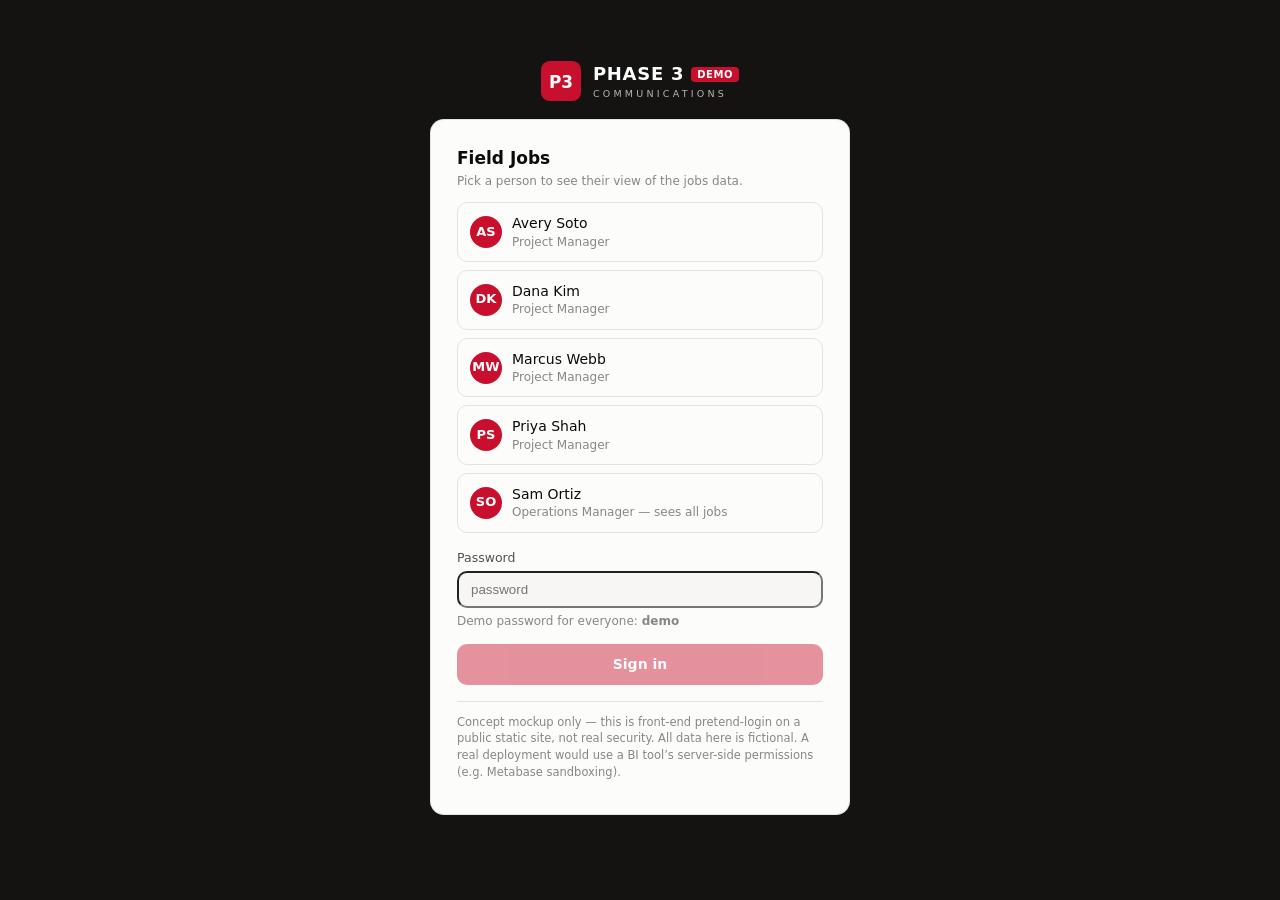
<file: index.html>
<!doctype html>
<html lang="en">
<head>
<meta charset="utf-8">
<meta name="viewport" content="width=device-width, initial-scale=1">
<title>Sign in — Phase 3 Field Jobs (Demo)</title>
<link rel="stylesheet" href="styles.css">
<style>
  body { min-height: 100vh; display: grid; place-items: center; background: #141312; }
  .login-brand { display: flex; align-items: center; gap: 12px; justify-content: center; margin-bottom: 18px; color: #fff; }
  .login-brand .l1 { font-weight: 750; font-size: 18px; letter-spacing: .04em; }
  .login-brand .l2 { font-size: 9.5px; letter-spacing: .34em; color: #b9b5b2; }
  .card {
    width: min(420px, calc(100vw - 32px));
    background: var(--surface-1); border: 1px solid var(--border);
    border-radius: 14px; padding: 26px 26px 22px; margin: 0 0 24px;
  }
  h1 { font-size: 17px; margin: 0 0 2px; }
  .sub { color: var(--text-muted); font-size: 12.5px; margin: 0 0 18px; }
  .users { display: grid; gap: 8px; margin-bottom: 16px; }
  .user { display: flex; align-items: center; gap: 10px; width: 100%;
    text-align: left; font: inherit; color: var(--text-primary);
    background: none; border: 1px solid var(--border); border-radius: 10px;
    padding: 10px 12px; cursor: pointer; }
  .user:hover { border-color: var(--brand); }
  .user.selected { border-color: var(--brand); box-shadow: 0 0 0 1px var(--brand) inset; }
  .avatar { width: 32px; height: 32px; border-radius: 50%; display: grid; place-items: center;
    background: var(--brand); color: #fff; font-weight: 650; font-size: 13px; flex: none; }
  .user .role { color: var(--text-muted); font-size: 12px; }
  label { display: block; font-size: 12.5px; color: var(--text-secondary); margin-bottom: 4px; }
  input[type=password] { width: 100%; padding: 9px 12px; border-radius: 10px; background: var(--page); }
  .hint { font-size: 12px; color: var(--text-muted); margin-top: 5px; }
  .error { color: var(--brand); font-size: 12.5px; margin-top: 8px; display: none; }
  button.go { width: 100%; margin-top: 14px; font: inherit; font-weight: 600; color: #fff;
    background: var(--brand); border: none; border-radius: 10px; padding: 10px; cursor: pointer; }
  button.go:disabled { opacity: .45; cursor: default; }
  .caveat { margin-top: 16px; padding-top: 12px; border-top: 1px solid var(--border);
    font-size: 11.5px; color: var(--text-muted); }
</style>
</head>
<body>
<div>
  <div class="login-brand" id="login-brand">
    <div>
      <div class="l1">PHASE 3 <span class="demo-tag">DEMO</span></div>
      <div class="l2">COMMUNICATIONS</div>
    </div>
  </div>
  <form class="card" id="form">
    <h1>Field Jobs</h1>
    <p class="sub">Pick a person to see their view of the jobs data.</p>
    <div class="users" id="users"></div>
    <label for="pw">Password</label>
    <input type="password" id="pw" autocomplete="off" placeholder="password">
    <div class="hint">Demo password for everyone: <strong>demo</strong></div>
    <div class="error" id="error">Wrong password — the demo password is “demo”.</div>
    <button class="go" id="go" type="submit" disabled>Sign in</button>
    <p class="caveat">Concept mockup only — this is front-end pretend-login on a public
    static site, not real security. All data here is fictional. A real deployment would
    use a BI tool’s server-side permissions (e.g. Metabase sandboxing).</p>
  </form>
</div>
<script src="data.js"></script>
<script>
"use strict";
document.getElementById("login-brand").insertAdjacentHTML("afterbegin", P3_LOGO_SVG.replace('width="30" height="30"', 'width="40" height="40"'));

let selected = null;
const usersEl = document.getElementById("users");
const goBtn = document.getElementById("go");

Object.entries(PMS).forEach(([id, p]) => {
  const b = document.createElement("button");
  b.type = "button"; b.className = "user"; b.dataset.id = id;
  const av = document.createElement("span");
  av.className = "avatar";
  av.textContent = p.name.split(" ").map(w => w[0]).join("");
  const who = document.createElement("span");
  const nm = document.createElement("div"); nm.textContent = p.name;
  const rl = document.createElement("div"); rl.className = "role";
  rl.textContent = p.role + (p.manager ? " — sees all jobs" : "");
  who.append(nm, rl);
  b.append(av, who);
  b.addEventListener("click", () => {
    selected = id;
    document.querySelectorAll(".user").forEach(u => u.classList.toggle("selected", u.dataset.id === id));
    goBtn.disabled = false;
  });
  usersEl.appendChild(b);
});

document.getElementById("form").addEventListener("submit", e => {
  e.preventDefault();
  if (!selected) return;
  const ok = document.getElementById("pw").value === DEMO_PASSWORD;
  document.getElementById("error").style.display = ok ? "none" : "block";
  if (ok) window.location.href = "dashboard.html?user=" + encodeURIComponent(selected);
});
</script>
</body>
</html>
</file>
<file: styles.css>
/* Phase 3 Communications — shared theme (red / black / white) */
:root {
  --brand:     #c8102e;
  --brand-ink: #ffffff;
  --header-bg: #141312;
  --header-ink:#ffffff;
  --header-mut:#b9b5b2;
  --surface-1: #fcfcfb;
  --page:      #f7f6f5;
  --text-primary:   #0b0b0b;
  --text-secondary: #52514e;
  --text-muted:     #898781;
  --grid:      #e1e0d9;
  --baseline:  #c3c2b7;
  --border:    rgba(11,11,11,0.10);
  --neutral:   #898781;
}
@media (prefers-color-scheme: dark) {
  :root {
    --brand:     #e5484d;
    --surface-1: #1a1a19;
    --page:      #0d0d0d;
    --text-primary:   #ffffff;
    --text-secondary: #c3c2b7;
    --grid:      #2c2c2a;
    --baseline:  #383835;
    --border:    rgba(255,255,255,0.10);
  }
}
* { box-sizing: border-box; }
body {
  margin: 0; background: var(--page); color: var(--text-primary);
  font-family: system-ui, -apple-system, "Segoe UI", sans-serif;
  font-size: 14px; line-height: 1.45;
}

/* ---------- Black header with logo, big tabs, user ---------- */
.p3-header {
  background: var(--header-bg); color: var(--header-ink);
  display: flex; align-items: stretch; gap: 22px;
  padding: 0 20px; min-height: 56px;
}
.p3-brand { display: flex; align-items: center; gap: 10px; padding: 8px 0; }
.p3-brand svg { display: block; }
.p3-wordmark { line-height: 1.1; white-space: nowrap; }
.p3-wordmark .l1 { font-weight: 750; font-size: 15px; letter-spacing: .04em; }
.p3-wordmark .l2 { font-size: 8.5px; letter-spacing: .34em; color: var(--header-mut); }
.p3-tabs { display: flex; align-items: stretch; gap: 4px; margin-left: 8px; }
.p3-tab {
  display: flex; align-items: center; padding: 0 22px;
  font-size: 15px; font-weight: 600; color: var(--header-mut);
  text-decoration: none; border-bottom: 3px solid transparent; border-top: 3px solid transparent;
}
.p3-tab:hover { color: var(--header-ink); }
.p3-tab.active { color: var(--header-ink); border-bottom-color: var(--brand); }
.p3-user { margin-left: auto; align-self: center; font-size: 12.5px; color: var(--header-mut); text-align: right; }
.p3-user a { color: var(--brand); text-decoration: none; font-weight: 600; }
.demo-tag {
  font-size: 10px; font-weight: 700; letter-spacing: .06em; color: var(--brand-ink);
  background: var(--brand); border-radius: 4px; padding: 2px 6px; vertical-align: 2px;
}

@media (max-width: 700px) {
  .p3-header { padding: 0 12px; gap: 10px; }
  .p3-wordmark .l2 { display: none; }
  .p3-tab { padding: 0 12px; font-size: 14px; }
  .p3-user { font-size: 12px; }
  .p3-user-name { display: none; }
}

/* ---------- Cards, tiles, filters, chips ---------- */
.wrap { max-width: 1120px; margin: 0 auto; padding: 20px 20px 48px; }
.subtitle { color: var(--text-muted); margin: 14px 0 16px; }
.filters { display: flex; gap: 10px; align-items: center; flex-wrap: wrap; margin-bottom: 10px; }
.filters label { color: var(--text-secondary); font-size: 12.5px; }
select, input[type=search], input[type=text], textarea {
  font: inherit; font-size: 13px; color: var(--text-primary);
  background: var(--surface-1); border: 1px solid var(--border);
  border-radius: 8px; padding: 6px 10px;
}
select:focus-visible, input:focus-visible, textarea:focus-visible, button:focus-visible {
  outline: 2px solid var(--brand); outline-offset: 1px;
}
.chips { display: flex; gap: 6px; flex-wrap: wrap; margin-bottom: 16px; }
.chip { display: inline-flex; align-items: center; gap: 6px; font: inherit; font-size: 12.5px;
  color: var(--text-secondary); background: var(--surface-1);
  border: 1px solid var(--border); border-radius: 99px; padding: 4px 11px; cursor: pointer; }
.chip[aria-pressed="true"] { color: var(--text-primary); border-color: var(--text-muted); }
.chip[aria-pressed="false"] { opacity: .45; }
.chip .dot { width: 9px; height: 9px; border-radius: 50%; }

.kpis { display: grid; grid-template-columns: repeat(auto-fit, minmax(150px, 1fr)); gap: 12px; margin-bottom: 12px; }
.tile { background: var(--surface-1); border: 1px solid var(--border); border-radius: 12px; padding: 12px 14px; }
.tile .label { font-size: 12px; color: var(--text-secondary); }
.tile .value { font-size: 26px; font-weight: 600; margin-top: 2px; }
.tile .hint { font-size: 11.5px; color: var(--text-muted); }

.grid2 { display: grid; grid-template-columns: 1fr 1fr; gap: 12px; }
@media (max-width: 880px) { .grid2 { grid-template-columns: 1fr; } }

.card { background: var(--surface-1); border: 1px solid var(--border); border-radius: 12px;
        padding: 14px 16px 16px; margin-bottom: 12px; }
.card h2 { font-size: 14px; font-weight: 650; margin: 0 0 2px; }
.card .sub { font-size: 12px; color: var(--text-muted); margin: 0 0 12px; }
.card-head { display: flex; align-items: baseline; gap: 10px; }
.card-head .spacer { margin-left: auto; }
.btn-sm { font: inherit; font-size: 12px; font-weight: 600; color: var(--brand);
  background: none; border: 1px solid var(--brand); border-radius: 8px;
  padding: 4px 12px; cursor: pointer; white-space: nowrap; }
.btn-sm:hover { background: var(--brand); color: #fff; }

/* Progress bar (% complete) */
.progress { position: relative; height: 6px; border-radius: 3px; background: var(--grid); overflow: hidden; }
.progress .fill { position: absolute; left: 0; top: 0; bottom: 0; background: var(--brand); border-radius: 3px; }
.pct-cell { display: flex; align-items: center; gap: 7px; min-width: 84px; }
.pct-cell .progress { flex: 1; }
.pct-cell .num { font-size: 12px; color: var(--text-secondary); font-variant-numeric: tabular-nums; width: 34px; text-align: right; }

/* ---------- Row chart ---------- */
.bar-row { display: grid; grid-template-columns: 168px 1fr 44px; align-items: center; gap: 8px;
           padding: 4px 0; border-radius: 6px; outline: none; }
.bar-row:hover .bar, .bar-row:focus-visible .bar { filter: brightness(1.12); }
.bar-row:focus-visible { box-shadow: 0 0 0 2px var(--brand); }
.bar-label { font-size: 12.5px; color: var(--text-secondary); text-align: right;
             white-space: nowrap; overflow: hidden; text-overflow: ellipsis; }
.bar-track { position: relative; height: 20px; }
.bar { position: absolute; left: 0; top: 0; bottom: 0; background: var(--brand);
       border-radius: 0 4px 4px 0; min-width: 3px; }
.bar.other { background: var(--neutral); }
.bar-value { font-size: 12.5px; color: var(--text-secondary); font-variant-numeric: tabular-nums; }
.chart-axis { display: grid; grid-template-columns: 168px 1fr 44px; gap: 8px; margin-top: 6px;
              color: var(--text-muted); font-size: 11px; }
.chart-axis .rule { border-top: 1px solid var(--baseline); padding-top: 3px; }

/* ---------- Map bits ---------- */
.map-legend { display: flex; gap: 6px 16px; margin-top: 10px; font-size: 12px;
              color: var(--text-secondary); flex-wrap: wrap; align-items: center; }
.map-legend .group-label { color: var(--text-muted); font-size: 11.5px; }
.key-dot { display: inline-block; width: 9px; height: 9px; border-radius: 50%; margin-right: 5px; }
.key-ring { display: inline-block; width: 9px; height: 9px; border-radius: 50%;
            border: 3px solid; background: var(--surface-1); margin-right: 5px; }

/* ---------- Table ---------- */
table { width: 100%; border-collapse: collapse; font-size: 13px; }
th { text-align: left; color: var(--text-muted); font-weight: 600; font-size: 12px;
     border-bottom: 1px solid var(--baseline); padding: 6px 8px; }
tr.col-filters th { padding: 4px 4px 8px; border-bottom: 1px solid var(--baseline); }
tr.col-filters input { width: 100%; min-width: 60px; padding: 4px 8px; font-size: 12px; border-radius: 6px; }
td { border-bottom: 1px solid var(--grid); padding: 6px 8px; color: var(--text-secondary); }
td.job-id { color: var(--text-primary); font-variant-numeric: tabular-nums; }
td.date { font-variant-numeric: tabular-nums; }

/* Multi-job map pin (several jobs at one address) */
.multi-pin {
  box-sizing: border-box; width: 32px; height: 32px; border-radius: 50%;
  border: 3px solid; display: grid; place-items: center;
  color: #fff; font-weight: 700; font-size: 12.5px;
  font-family: system-ui, -apple-system, "Segoe UI", sans-serif;
  box-shadow: 0 0 0 2px var(--surface-1);
}
.multi-pin.selected { box-shadow: 0 0 0 2px var(--surface-1), 0 0 0 5px var(--brand); }
.popup-jobs { display: grid; gap: 4px; min-width: 190px; }
.popup-jobs .title { font-weight: 650; margin-bottom: 2px; }
.popup-job { font: inherit; font-size: 12.5px; text-align: left; background: none;
  border: 1px solid var(--border); border-radius: 8px; padding: 6px 9px;
  cursor: pointer; color: var(--text-secondary); }
.popup-job:hover { border-color: var(--brand); }
.popup-job .jid { font-weight: 650; color: var(--text-primary); margin-right: 6px; }

/* ---------- Tooltip & toast ---------- */
#tooltip { position: fixed; pointer-events: none; z-index: 1100; display: none;
  background: var(--surface-1); border: 1px solid var(--border); border-radius: 8px;
  box-shadow: 0 4px 14px rgba(0,0,0,.14); padding: 8px 10px; max-width: 280px; font-size: 12.5px; }
#tooltip .tt-value { font-size: 15px; font-weight: 650; color: var(--text-primary); }
#tooltip .tt-label { color: var(--text-secondary); }
#tooltip .tt-extra { color: var(--text-muted); margin-top: 3px; }

#toast { position: fixed; left: 50%; bottom: 26px; transform: translateX(-50%) translateY(8px);
  background: var(--header-bg); color: var(--header-ink); font-size: 13px;
  border-radius: 10px; padding: 10px 16px; opacity: 0; pointer-events: none;
  transition: opacity .18s, transform .18s; z-index: 1200; max-width: 90vw; }
#toast.show { opacity: 1; transform: translateX(-50%) translateY(0); }

footer.note { color: var(--text-muted); font-size: 12px; margin-top: 18px; }

/* ---------- Leaflet chrome ---------- */
.leaflet-popup-content-wrapper { background: var(--surface-1); color: var(--text-primary); border-radius: 10px; }
.leaflet-popup-content { font: 12.5px/1.45 system-ui, -apple-system, "Segoe UI", sans-serif; margin: 10px 12px; }
.leaflet-popup-tip { background: var(--surface-1); }
.popup-title { font-weight: 650; }
.popup-line { color: var(--text-secondary); }
</file>
